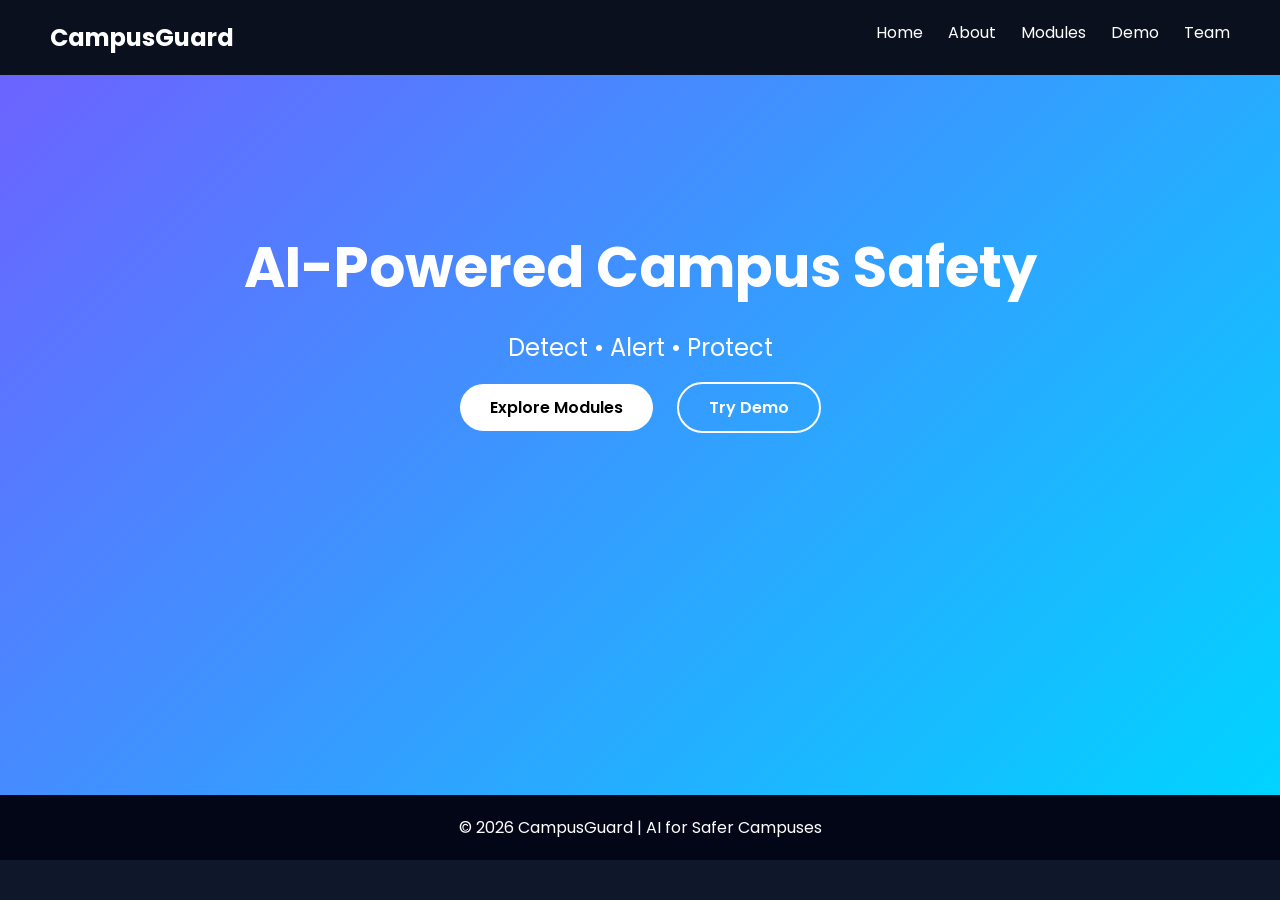
<file: frontend/index.html>
<!DOCTYPE html>
<html lang="en">
<head>
  <meta charset="UTF-8">
  <title>CampusGuard – AI Campus Safety</title>
  <link rel="stylesheet" href="css/style.css">
  <link href="https://fonts.googleapis.com/css2?family=Poppins:wght@400;600&display=swap" rel="stylesheet">
</head>

<body class="home-theme">

  <!-- NAVBAR -->
  <nav class="navbar">
    <h2 class="logo">CampusGuard</h2>
    <ul>
      <li><a href="index.html">Home</a></li>
      <li><a href="about.html">About</a></li>
      <li><a href="modules.html">Modules</a></li>
      <li><a href="demo.html">Demo</a></li>
      <li><a href="team.html">Team</a></li>
    </ul>
  </nav>

  <!-- HERO SECTION -->
  <section class="hero reveal">
    <h1>AI-Powered Campus Safety</h1>
    <p>Detect • Alert • Protect</p>

    <div class="hero-buttons">
      <a href="modules.html" class="btn">Explore Modules</a>
      <a href="demo.html" class="btn outline">Try Demo</a>
    </div>
  </section>

  
  <!-- FOOTER -->
  <footer>
    <p>© 2026 CampusGuard | AI for Safer Campuses</p>
  </footer>

  <script src="js/script.js"></script>
</body>
</html>
</file>
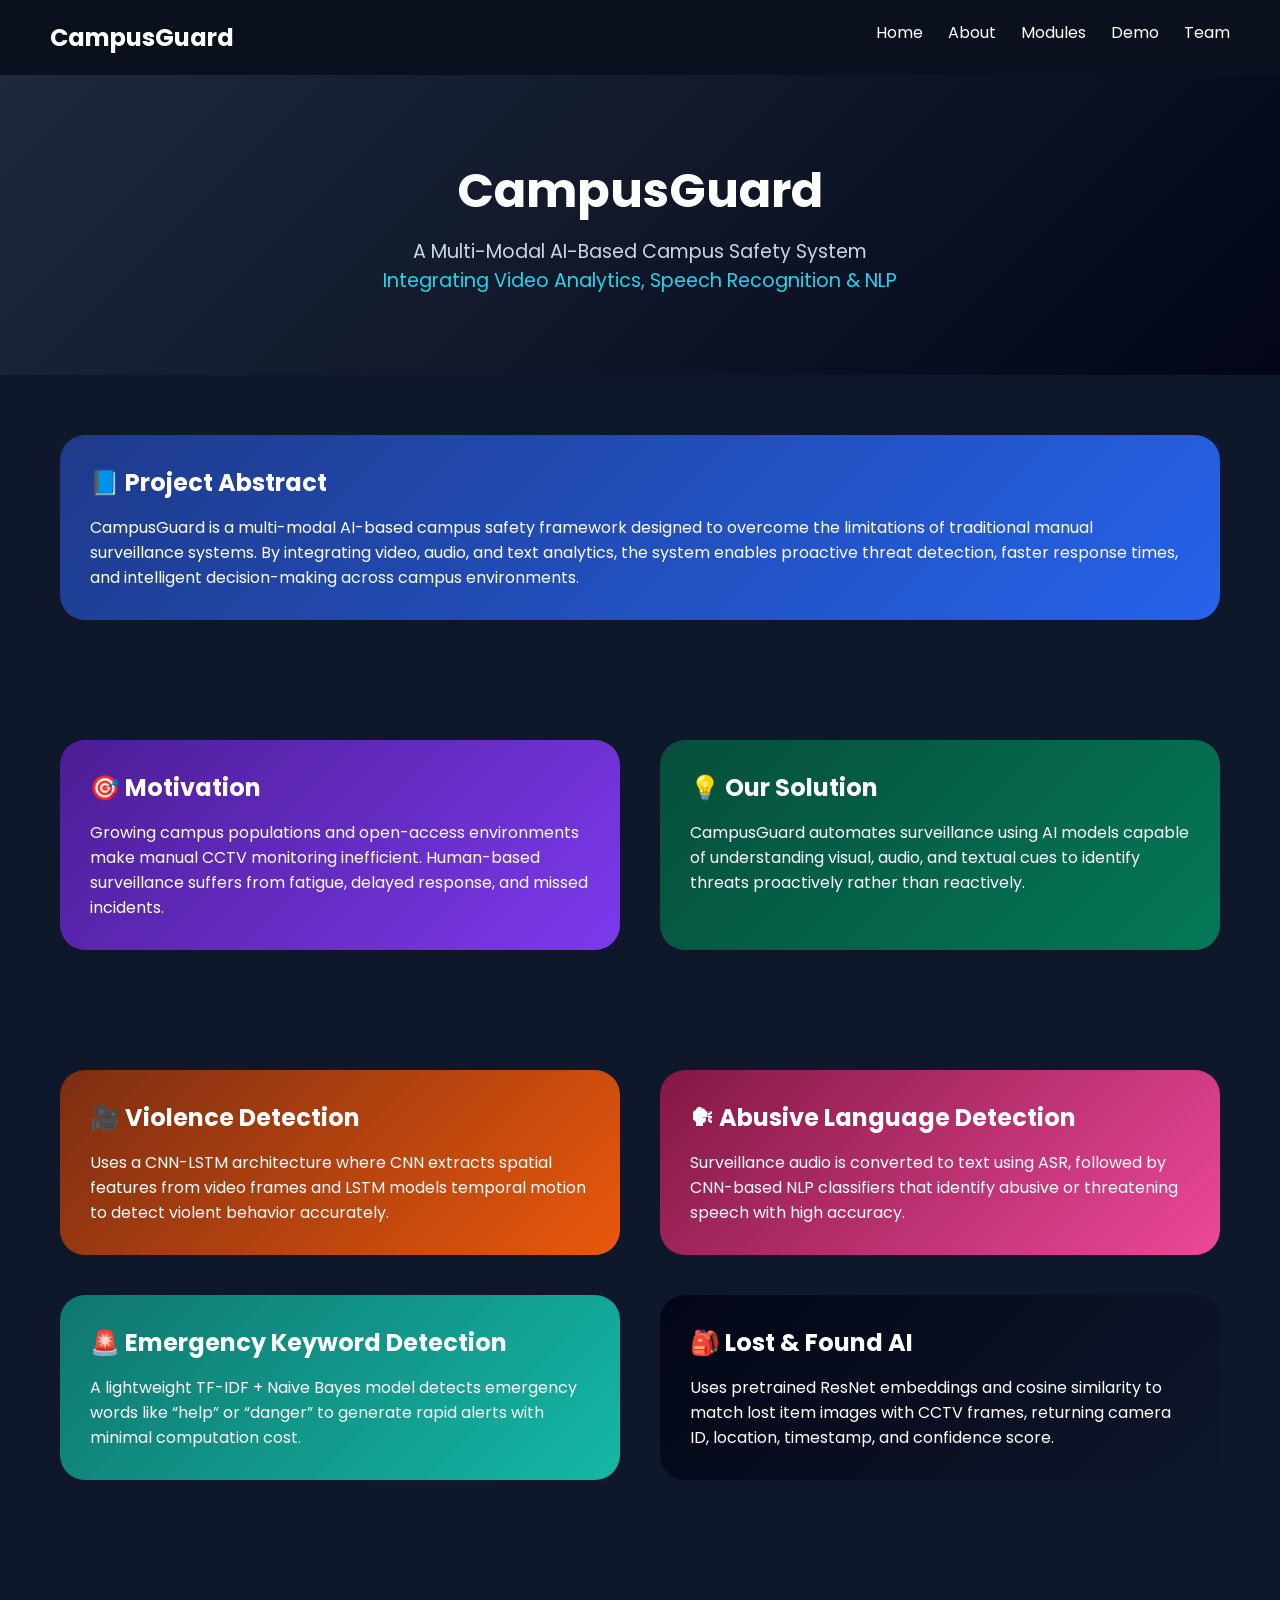
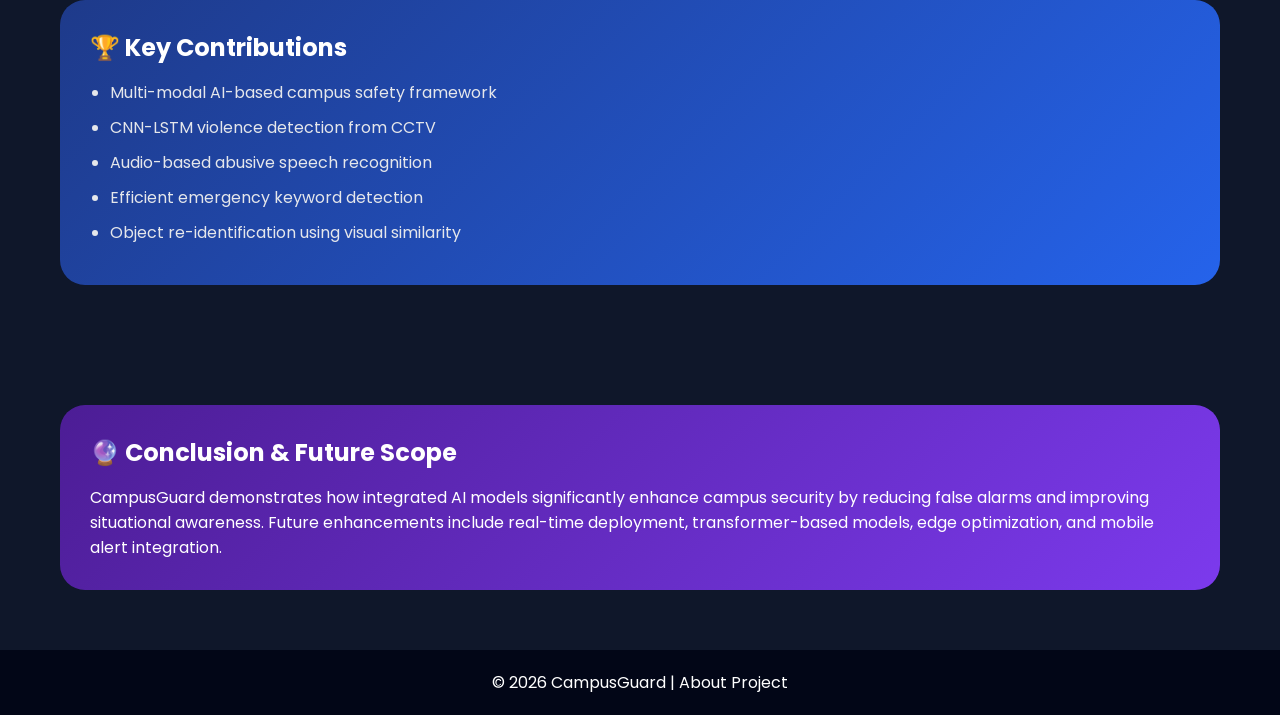
<file: frontend/about.html>
<!DOCTYPE html>
<html lang="en">
<head>
  <meta charset="UTF-8">
  <title>About | CampusGuard</title>

  <link rel="stylesheet" href="css/style.css">
  <link href="https://fonts.googleapis.com/css2?family=Poppins:wght@400;600&display=swap" rel="stylesheet">
</head>

<body class="about-theme">

<!-- NAVBAR -->
<nav class="navbar">
  <h2 class="logo">CampusGuard</h2>
  <ul>
    <li><a href="index.html">Home</a></li>
    <li><a href="about.html" class="active">About</a></li>
    <li><a href="modules.html">Modules</a></li>
    <li><a href="demo.html">Demo</a></li>
    <li><a href="team.html">Team</a></li>
  </ul>
</nav>

<!-- HEADER -->
<section class="page-header reveal">
  <h1>CampusGuard</h1>
  <p>
    A Multi-Modal AI-Based Campus Safety System <br>
    <span style="color:#22D3EE;">
      Integrating Video Analytics, Speech Recognition & NLP
    </span>
  </p>
</section>

<!-- ABSTRACT -->
<section class="about-content reveal">
  <div class="about-box gradient-blue full-width">
    <h2>📘 Project Abstract</h2>
    <p>
      CampusGuard is a multi-modal AI-based campus safety framework designed
      to overcome the limitations of traditional manual surveillance systems.
      By integrating video, audio, and text analytics, the system enables
      proactive threat detection, faster response times, and intelligent
      decision-making across campus environments.
    </p>
  </div>
</section>

<!-- INTRODUCTION -->
<section class="about-content reveal">

  <div class="about-box gradient-purple">
    <h2>🎯 Motivation</h2>
    <p>
      Growing campus populations and open-access environments make
      manual CCTV monitoring inefficient. Human-based surveillance
      suffers from fatigue, delayed response, and missed incidents.
    </p>
  </div>

  <div class="about-box gradient-green">
    <h2>💡 Our Solution</h2>
    <p>
      CampusGuard automates surveillance using AI models capable of
      understanding visual, audio, and textual cues to identify threats
      proactively rather than reactively.
    </p>
  </div>

</section>

<!-- MODULE OVERVIEW -->
<section class="about-content reveal">

  <div class="about-box gradient-orange">
    <h2>🎥 Violence Detection</h2>
    <p>
      Uses a CNN-LSTM architecture where CNN extracts spatial features
      from video frames and LSTM models temporal motion to detect violent
      behavior accurately.
    </p>
  </div>

  <div class="about-box gradient-pink">
    <h2>🗣 Abusive Language Detection</h2>
    <p>
      Surveillance audio is converted to text using ASR, followed by
      CNN-based NLP classifiers that identify abusive or threatening speech
      with high accuracy.
    </p>
  </div>

  <div class="about-box gradient-teal">
    <h2>🚨 Emergency Keyword Detection</h2>
    <p>
      A lightweight TF-IDF + Naive Bayes model detects emergency words
      like “help” or “danger” to generate rapid alerts with minimal
      computation cost.
    </p>
  </div>

  <div class="about-box gradient-dark">
    <h2>🎒 Lost & Found AI</h2>
    <p>
      Uses pretrained ResNet embeddings and cosine similarity to match
      lost item images with CCTV frames, returning camera ID, location,
      timestamp, and confidence score.
    </p>
  </div>

</section>

<!-- CONTRIBUTIONS -->
<section class="about-content reveal">
  <div class="about-box gradient-blue full-width">
    <h2>🏆 Key Contributions</h2>
    <ul>
      <li>Multi-modal AI-based campus safety framework</li>
      <li>CNN-LSTM violence detection from CCTV</li>
      <li>Audio-based abusive speech recognition</li>
      <li>Efficient emergency keyword detection</li>
      <li>Object re-identification using visual similarity</li>
    </ul>
  </div>
</section>

<!-- CONCLUSION -->
<section class="about-content reveal">
  <div class="about-box gradient-purple full-width">
    <h2>🔮 Conclusion & Future Scope</h2>
    <p>
      CampusGuard demonstrates how integrated AI models significantly
      enhance campus security by reducing false alarms and improving
      situational awareness. Future enhancements include real-time
      deployment, transformer-based models, edge optimization, and
      mobile alert integration.
    </p>
  </div>
</section>

<footer>
  <p>© 2026 CampusGuard | About Project</p>
</footer>

<script src="js/script.js"></script>
</body>
</html>
</file>
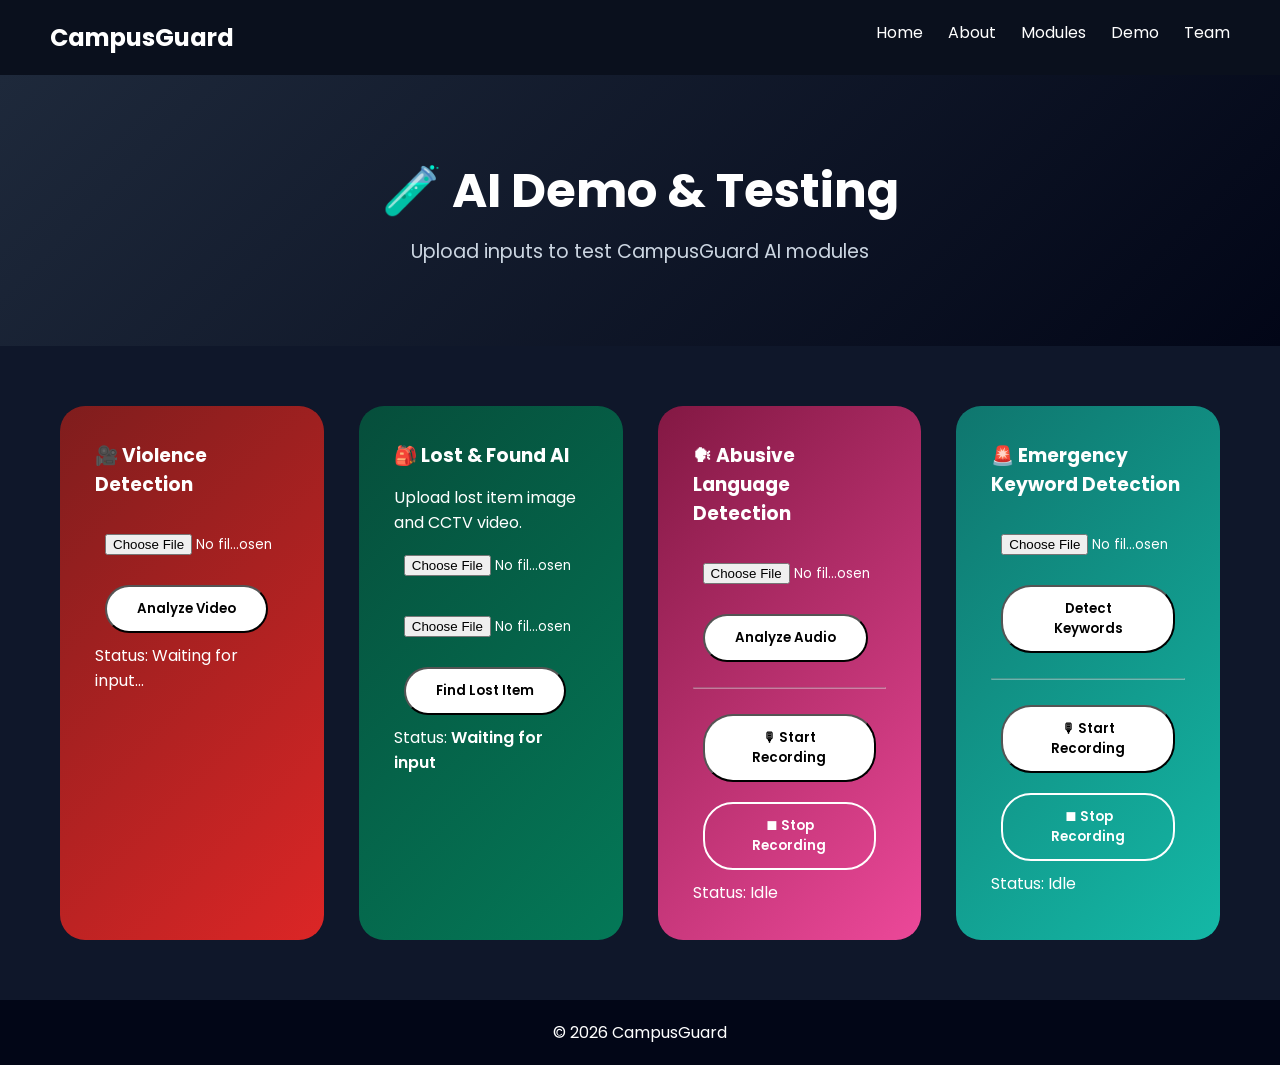
<file: frontend/demo.html>
<!DOCTYPE html>
<html lang="en">
<head>
  <meta charset="UTF-8">
  <title>CampusGuard – Demo</title>

  <link rel="stylesheet" href="css/style.css">
  <link href="https://fonts.googleapis.com/css2?family=Poppins:wght@400;600&display=swap" rel="stylesheet">
</head>

<body class="demo-theme">

<!-- NAVBAR -->
<nav class="navbar">
  <h2 class="logo">CampusGuard</h2>
  <ul>
    <li><a href="index.html">Home</a></li>
    <li><a href="about.html">About</a></li>
    <li><a href="modules.html">Modules</a></li>
    <li><a href="demo.html">Demo</a></li>
    <li><a href="team.html">Team</a></li>
  </ul>
</nav>

<!-- HEADER -->
<section class="page-header reveal">
  <h1>🧪 AI Demo & Testing</h1>
  <p>Upload inputs to test CampusGuard AI modules</p>
</section>

<!-- DEMO GRID -->
<section class="demo-grid reveal">

  <!-- Violence Detection -->
 <!-- Violence Detection -->
<div class="demo-card gradient-red">
  <h3>🎥 Violence Detection</h3>

  <!-- File Upload -->
  <input type="file" id="violenceVideo" accept="video/*">

  <!-- Button -->
  <button class="btn" onclick="detectViolence()">Analyze Video</button>

  <!-- Result Display -->
  <p id="violenceResult" class="result-text">
    Status: Waiting for input...
  </p>
</div>

<!-- Lost & Found -->
<div class="demo-card gradient-green">
  <h3>🎒 Lost & Found AI</h3>
  <p>Upload lost item image and CCTV video.</p>

  <input type="file" id="lostImage" accept="image/*">
  <input type="file" id="lostVideo" accept="video/*">

 <button type="button" class="btn" onclick="findLostItem(event, this)">
  Find Lost Item
</button>

  <p class="result">
    Status: <span>Waiting for input</span>
  </p>
</div>



  <!-- Abusive Language -->
<div class="demo-card gradient-pink">
  <h3>🗣 Abusive Language Detection</h3>

  <!-- File Upload -->
  <input type="file" id="abuseAudio" accept="audio/*">

  <button class="btn" onclick="detectAbuse()">Analyze Audio</button>

  <hr style="margin:15px 0; opacity:0.4">

  <!-- Live Recording -->
  <button class="btn" onclick="startAbuseRecording()">🎙 Start Recording</button>
  <button class="btn outline" onclick="stopAbuseRecording()">⏹ Stop Recording</button>

  <p id="abuseStatus">Status: Idle</p>
  <p id="abuseResult"></p>
</div>

  <!-- Keyword Detection -->
 <!-- Keyword Detection -->
<div class="demo-card gradient-teal">
  <h3>🚨 Emergency Keyword Detection</h3>

  <!-- File Upload -->
  <input type="file" id="emergencyAudio" accept="audio/*">

  <button class="btn" onclick="detectEmergency()">Detect Keywords</button>

  <hr style="margin:15px 0; opacity:0.4">

  <!-- Live Recording -->
  <button class="btn" onclick="startRecording()">🎙 Start Recording</button>
  <button class="btn outline" onclick="stopRecording()">⏹ Stop Recording</button>

  <p id="emergencyStatus">Status: Idle</p>
  <p id="emergencyResult"></p>
</div>

</section>

<footer>
  <p>© 2026 CampusGuard</p>
</footer>

<script src="js/script.js"></script>
</body>
</html>
</file>
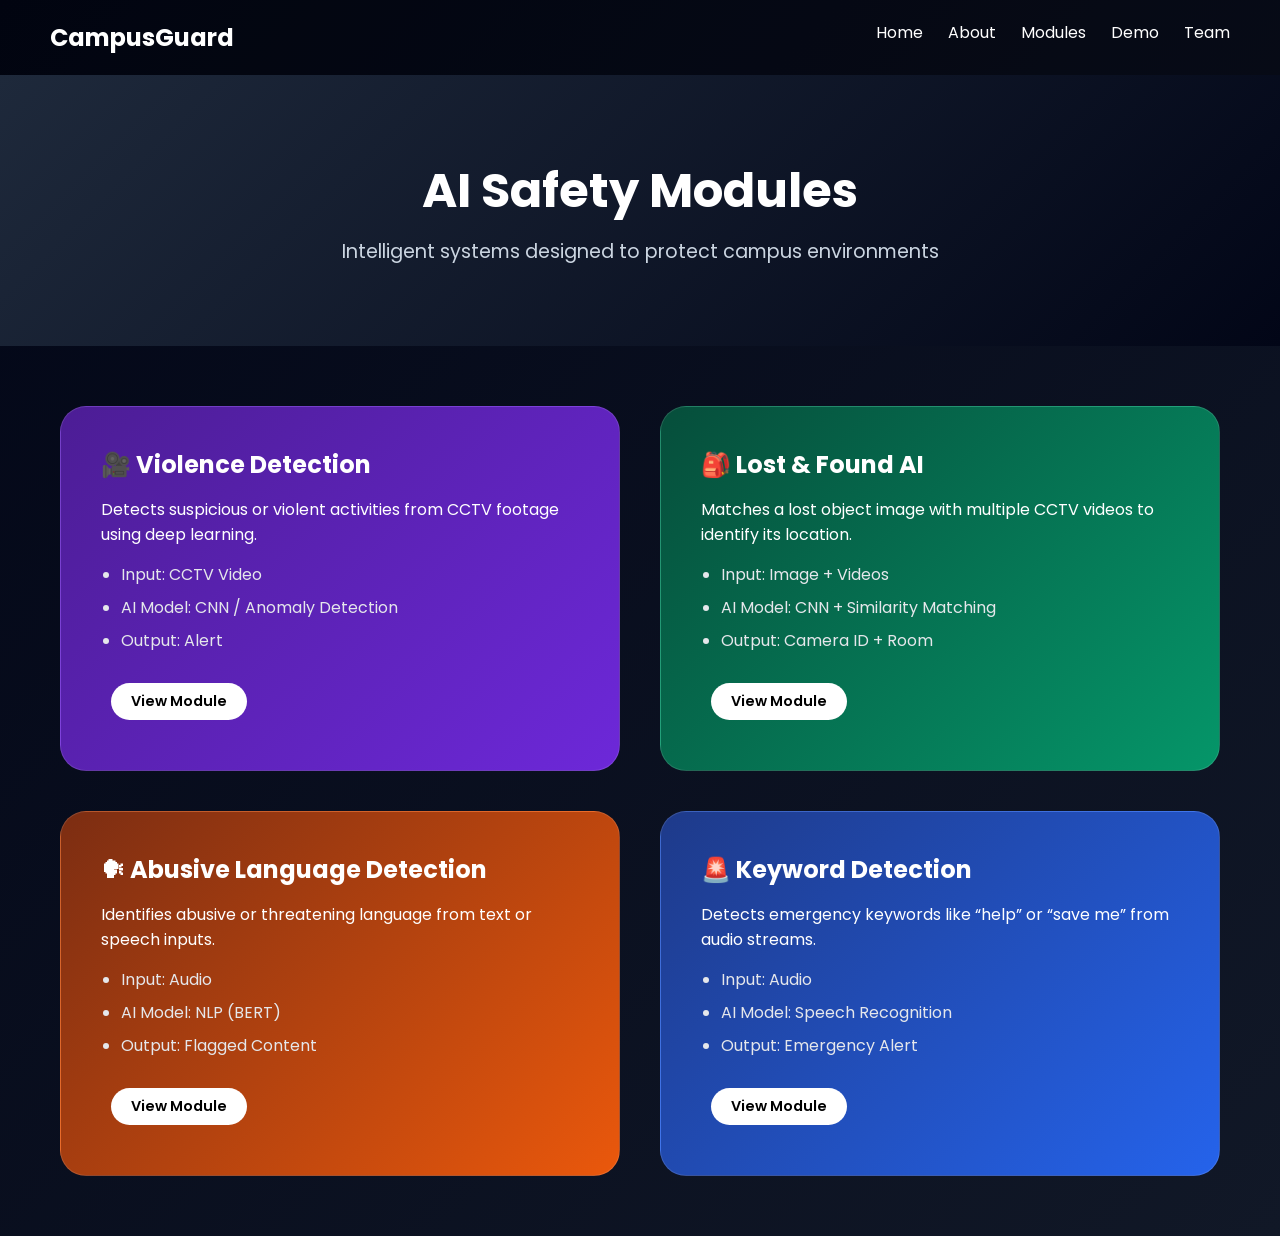
<file: frontend/modules.html>
<!DOCTYPE html>
<html lang="en">
<head>
  <meta charset="UTF-8">
  <title>CampusGuard – Modules</title>
  <link rel="stylesheet" href="css/style.css">
  <link href="https://fonts.googleapis.com/css2?family=Poppins:wght@400;600&display=swap" rel="stylesheet">
</head>
<body class="modules-theme">

  <!-- NAVBAR -->
  <nav class="navbar">
    <h2 class="logo">CampusGuard</h2>
    <ul>
      <li><a href="index.html">Home</a></li>
      <li><a href="about.html">About</a></li>
      <li><a href="modules.html">Modules</a></li>
      <li><a href="demo.html">Demo</a></li>
      <li><a href="team.html">Team</a></li>
    </ul>
  </nav>

  <!-- HEADER -->
  <section class="page-header">
    <h1>AI Safety Modules</h1>
    <p>Intelligent systems designed to protect campus environments</p>
  </section>

  <!-- MODULES GRID -->
  <section class="modules-grid reveal">

    <div class="module-card violence">
      <h3>🎥 Violence Detection</h3>
      <p>Detects suspicious or violent activities from CCTV footage using deep learning.</p>
      <ul>
        <li>Input: CCTV Video</li>
        <li>AI Model: CNN / Anomaly Detection</li>
        <li>Output: Alert </li>
      </ul>
      <a href="modules/violence.html" class="btn small">View Module</a>
    </div>

    <div class="module-card lost">
      <h3>🎒 Lost & Found AI</h3>
      <p>Matches a lost object image with multiple CCTV videos to identify its location.</p>
      <ul>
        <li>Input: Image + Videos</li>
        <li>AI Model: CNN + Similarity Matching</li>
        <li>Output: Camera ID + Room</li>
      </ul>
      <a href="modules/lost_found.html" class="btn small">View Module</a>
    </div>

    <div class="module-card abuse">
      <h3>🗣 Abusive Language Detection</h3>
      <p>Identifies abusive or threatening language from text or speech inputs.</p>
      <ul>
        <li>Input:  Audio</li>
        <li>AI Model: NLP (BERT)</li>
        <li>Output: Flagged Content</li>
      </ul>
      <a href="modules/abusive_language.html" class="btn small">View Module</a>
    </div>

    <div class="module-card keyword">
      <h3>🚨 Keyword Detection</h3>
      <p>Detects emergency keywords like “help” or “save me” from audio streams.</p>
      <ul>
        <li>Input: Audio</li>
        <li>AI Model: Speech Recognition</li>
        <li>Output: Emergency Alert</li>
      </ul>
      <a href="modules/keyword_detection.html" class="btn small">View Module</a>
    </div>

  </section>
<script src="js/script.js"></script>
</body>
</html>
</file>
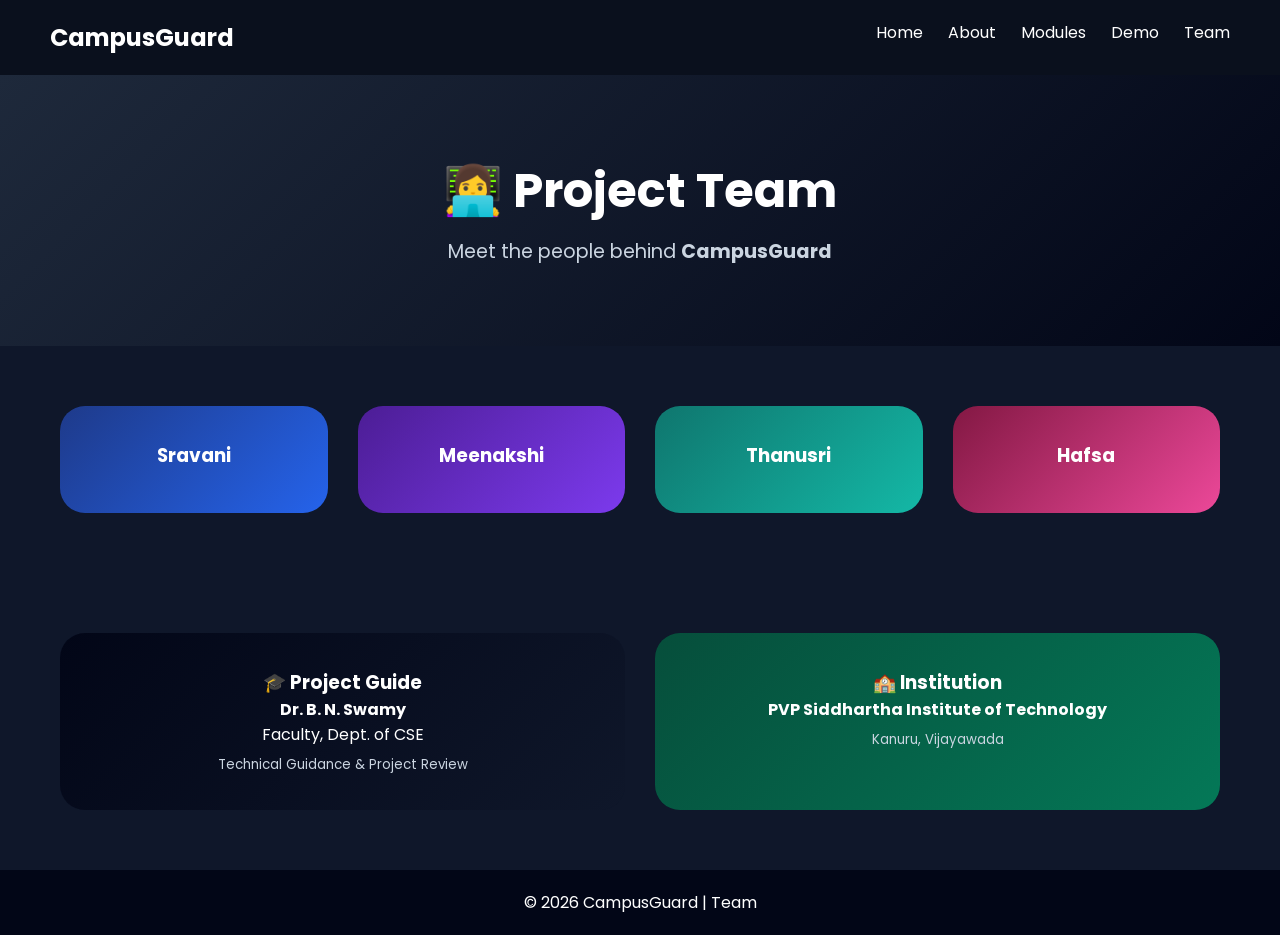
<file: frontend/team.html>
<!DOCTYPE html>
<html lang="en">
<head>
  <meta charset="UTF-8">
  <title>CampusGuard – Team</title>

  <link rel="stylesheet" href="css/style.css">
  <link href="https://fonts.googleapis.com/css2?family=Poppins:wght@400;600&display=swap" rel="stylesheet">
</head>

<body class="team-theme">

<!-- NAVBAR -->
<nav class="navbar">
  <h2 class="logo">CampusGuard</h2>
  <ul>
    <li><a href="index.html">Home</a></li>
    <li><a href="about.html">About</a></li>
    <li><a href="modules.html">Modules</a></li>
    <li><a href="demo.html">Demo</a></li>
    <li><a href="team.html" class="active">Team</a></li>
  </ul>
</nav>

<!-- HEADER -->
<section class="page-header reveal">
  <h1>👩‍💻 Project Team</h1>
  <p>Meet the people behind <b>CampusGuard</b></p>
</section>

<!-- TEAM MEMBERS -->
<section class="team-section reveal">

  <div class="team-card gradient-blue">
    <h3>Sravani</h3>
    
    <small></small>
  </div>

  <div class="team-card gradient-purple">
    <h3>Meenakshi</h3>
    
    <small></small>
  </div>

  <div class="team-card gradient-teal">
    <h3>Thanusri</h3>
    
    <small></small>
  </div>

  <div class="team-card gradient-pink">
    <h3>Hafsa</h3>
    
    <small></small>
  </div>

</section>

<!-- GUIDE & INSTITUTION -->
<section class="team-section reveal">

  <div class="team-card gradient-dark">
    <h3>🎓 Project Guide</h3>
    <h4>Dr. B. N. Swamy</h4>
    <p>Faculty, Dept. of CSE</p>
    <small>Technical Guidance & Project Review</small>
  </div>

  <div class="team-card gradient-green">
    <h3>🏫 Institution</h3>
    <p><b>PVP Siddhartha Institute of Technology</b></p>
    <small>Kanuru, Vijayawada</small>
  </div>

</section>

<footer>
  <p>© 2026 CampusGuard | Team</p>
</footer>

<script src="js/script.js"></script>
</body>
</html>
</file>
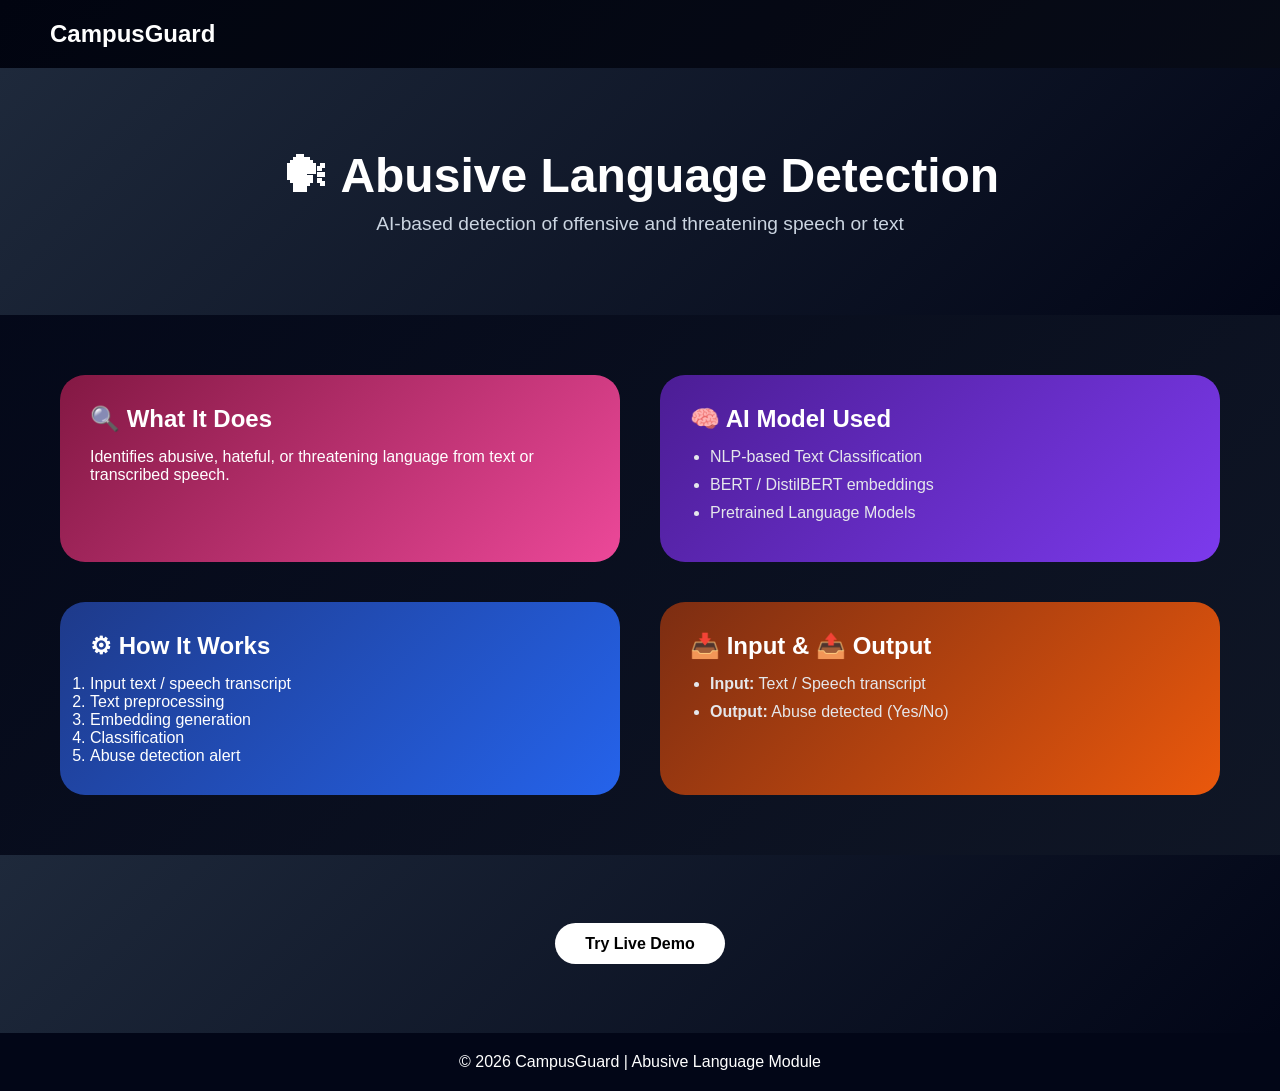
<file: frontend/modules/abusive_language.html>
<!DOCTYPE html>
<html lang="en">
<head>
  <meta charset="UTF-8">
  <title>Abusive Language Detection | CampusGuard</title>
  <link rel="stylesheet" href="../css/style.css">
</head>

<body class="modules-theme">

<nav class="navbar">
  <h2 class="logo">CampusGuard</h2>
</nav>

<section class="page-header reveal">
  <h1>🗣 Abusive Language Detection</h1>
  <p>AI-based detection of offensive and threatening speech or text</p>
</section>

<section class="about-content reveal">

  <div class="about-box gradient-pink">
    <h2>🔍 What It Does</h2>
    <p>
      Identifies abusive, hateful, or threatening language from text or
      transcribed speech.
    </p>
  </div>

  <div class="about-box gradient-purple">
    <h2>🧠 AI Model Used</h2>
    <ul>
      <li>NLP-based Text Classification</li>
      <li>BERT / DistilBERT embeddings</li>
      <li>Pretrained Language Models</li>
    </ul>
  </div>

  <div class="about-box gradient-blue">
    <h2>⚙ How It Works</h2>
    <ol>
      <li>Input text / speech transcript</li>
      <li>Text preprocessing</li>
      <li>Embedding generation</li>
      <li>Classification</li>
      <li>Abuse detection alert</li>
    </ol>
  </div>

  <div class="about-box gradient-orange">
    <h2>📥 Input & 📤 Output</h2>
    <ul>
      <li><b>Input:</b> Text / Speech transcript</li>
      <li><b>Output:</b> Abuse detected (Yes/No)</li>
    </ul>
  </div>

</section>

<!-- ================= ACTION ================= -->
<section class="page-header reveal">
  <a href="../demo.html" class="btn">Try Live Demo</a>
</section>

<footer>
  <p>© 2026 CampusGuard | Abusive Language Module</p>
</footer>

<script src="../js/script.js"></script>
</body>
</html>
</file>
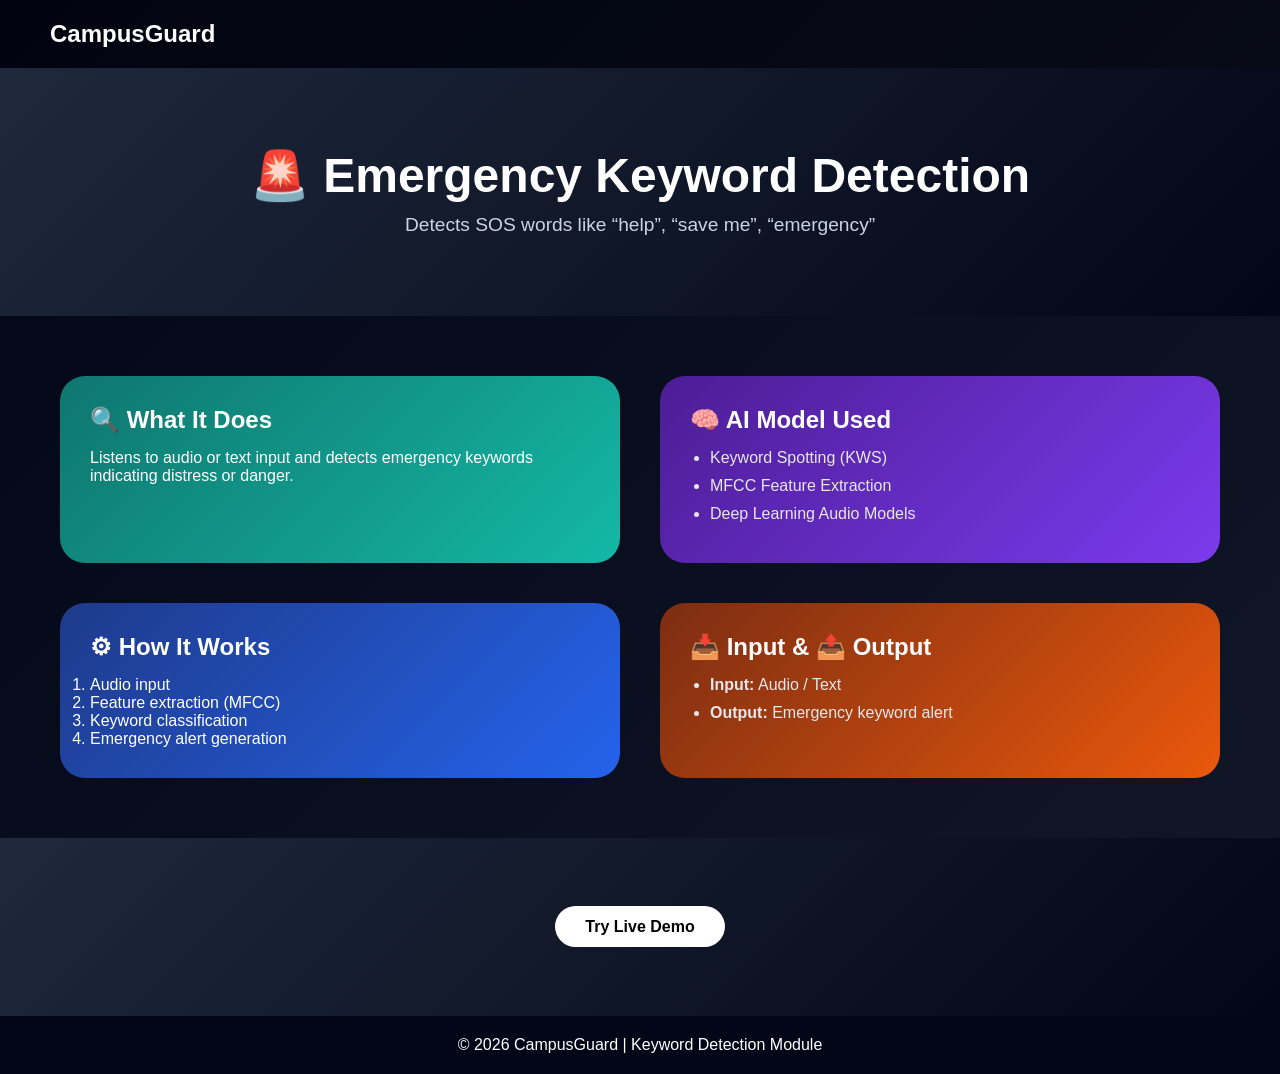
<file: frontend/modules/keyword_detection.html>
<!DOCTYPE html>
<html lang="en">
<head>
  <meta charset="UTF-8">
  <title>Keyword Detection | CampusGuard</title>
  <link rel="stylesheet" href="../css/style.css">
</head>

<body class="modules-theme">

<nav class="navbar">
  <h2 class="logo">CampusGuard</h2>
</nav>

<section class="page-header reveal">
  <h1>🚨 Emergency Keyword Detection</h1>
  <p>Detects SOS words like “help”, “save me”, “emergency”</p>
</section>

<section class="about-content reveal">

  <div class="about-box gradient-teal">
    <h2>🔍 What It Does</h2>
    <p>
      Listens to audio or text input and detects emergency keywords indicating
      distress or danger.
    </p>
  </div>

  <div class="about-box gradient-purple">
    <h2>🧠 AI Model Used</h2>
    <ul>
      <li>Keyword Spotting (KWS)</li>
      <li>MFCC Feature Extraction</li>
      <li>Deep Learning Audio Models</li>
    </ul>
  </div>

  <div class="about-box gradient-blue">
    <h2>⚙ How It Works</h2>
    <ol>
      <li>Audio input</li>
      <li>Feature extraction (MFCC)</li>
      <li>Keyword classification</li>
      <li>Emergency alert generation</li>
    </ol>
  </div>

  <div class="about-box gradient-orange">
    <h2>📥 Input & 📤 Output</h2>
    <ul>
      <li><b>Input:</b> Audio / Text</li>
      <li><b>Output:</b> Emergency keyword alert</li>
    </ul>
  </div>

</section>

<!-- ================= ACTION ================= -->
<section class="page-header reveal">
  <a href="../demo.html" class="btn">Try Live Demo</a>
</section>

<footer>
  <p>© 2026 CampusGuard | Keyword Detection Module</p>
</footer>

<script src="../js/script.js"></script>
</body>
</html>
</file>
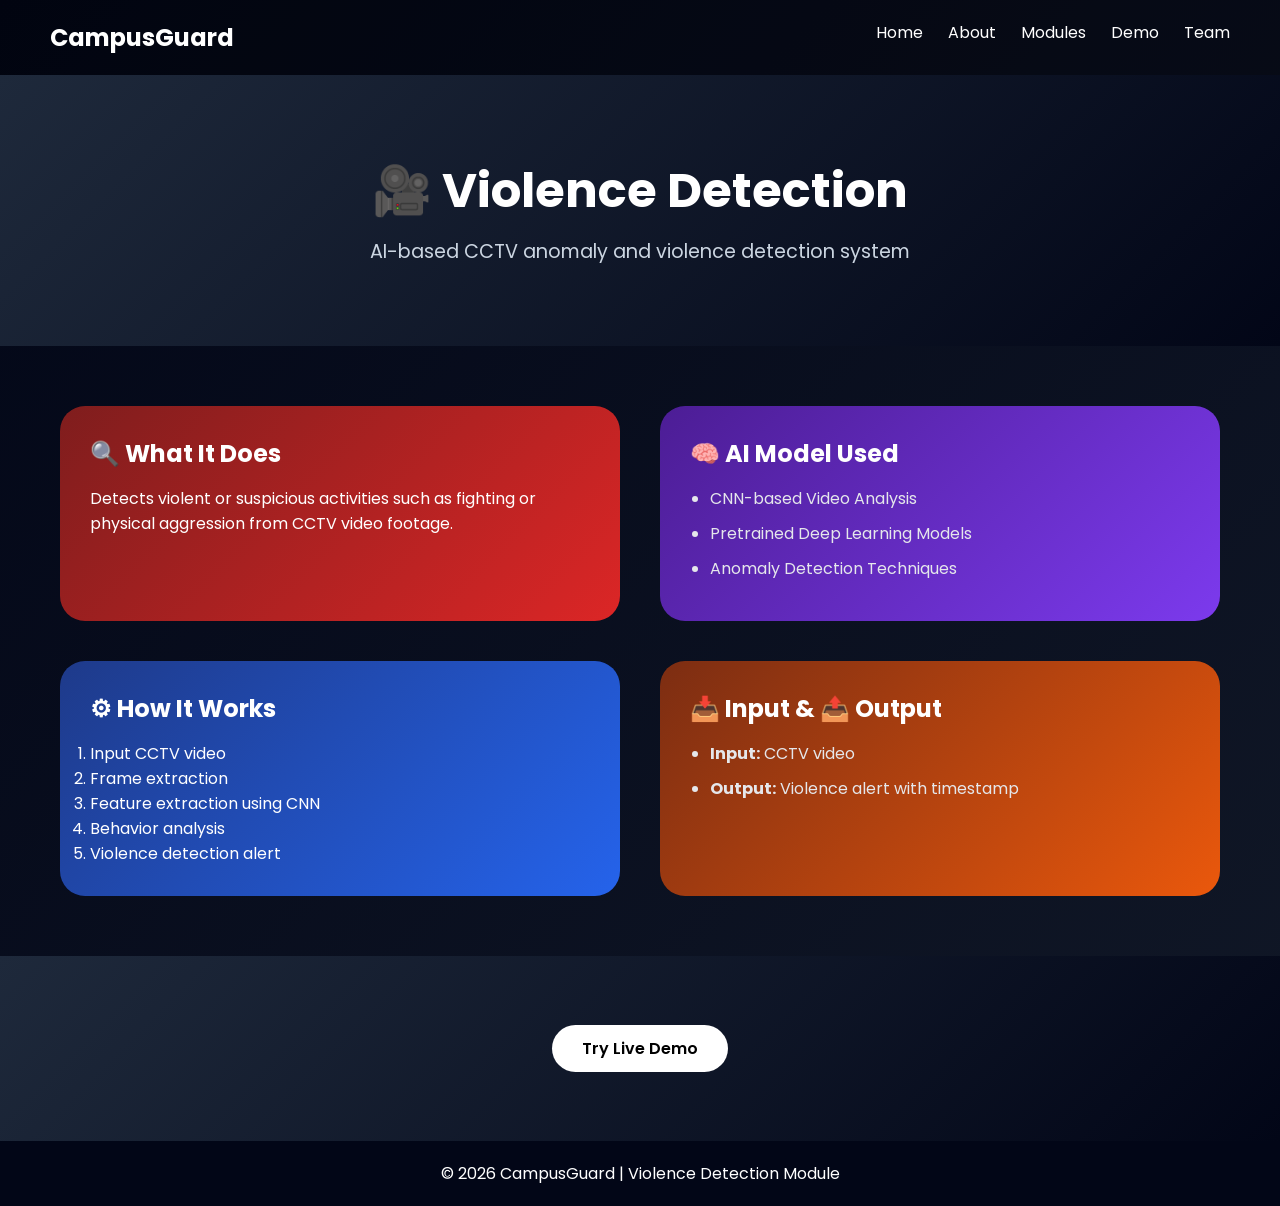
<file: frontend/modules/violence.html>
<!DOCTYPE html>
<html lang="en">
<head>
  <meta charset="UTF-8">
  <title>Violence Detection | CampusGuard</title>
  <link rel="stylesheet" href="../css/style.css">
  <link href="https://fonts.googleapis.com/css2?family=Poppins:wght@400;600&display=swap" rel="stylesheet">
</head>

<body class="modules-theme">

<nav class="navbar">
  <h2 class="logo">CampusGuard</h2>
  <ul>
    <li><a href="../index.html">Home</a></li>
    <li><a href="../about.html">About</a></li>
    <li><a href="../modules.html">Modules</a></li>
    <li><a href="../demo.html">Demo</a></li>
    <li><a href="../team.html">Team</a></li>
  </ul>
</nav>

<section class="page-header reveal">
  <h1>🎥 Violence Detection</h1>
  <p>AI-based CCTV anomaly and violence detection system</p>
</section>

<section class="about-content reveal">

  <div class="about-box gradient-red">
    <h2>🔍 What It Does</h2>
    <p>
      Detects violent or suspicious activities such as fighting or physical
      aggression from CCTV video footage.
    </p>
  </div>

  <div class="about-box gradient-purple">
    <h2>🧠 AI Model Used</h2>
    <ul>
      <li>CNN-based Video Analysis</li>
      <li>Pretrained Deep Learning Models</li>
      <li>Anomaly Detection Techniques</li>
    </ul>
  </div>

  <div class="about-box gradient-blue">
    <h2>⚙ How It Works</h2>
    <ol>
      <li>Input CCTV video</li>
      <li>Frame extraction</li>
      <li>Feature extraction using CNN</li>
      <li>Behavior analysis</li>
      <li>Violence detection alert</li>
    </ol>
  </div>

  <div class="about-box gradient-orange">
    <h2>📥 Input & 📤 Output</h2>
    <ul>
      <li><b>Input:</b> CCTV video</li>
      <li><b>Output:</b> Violence alert with timestamp</li>
    </ul>
  </div>

</section>

<!-- ================= ACTION ================= -->
<section class="page-header reveal">
  <a href="../demo.html" class="btn">Try Live Demo</a>
</section>

<footer>
  <p>© 2026 CampusGuard | Violence Detection Module</p>
</footer>

<script src="../js/script.js"></script>
</body>
</html>
</file>
<file: frontend/css/style.css>
* {
  margin: 0;
  padding: 0;
  box-sizing: border-box;
  font-family: 'Poppins', sans-serif;
}

body {
  background: #0F172A;
  color: white;
}

/* NAVBAR */
.navbar {
  display: flex;
  justify-content: space-between;
  padding: 20px 50px;
  background: rgba(0,0,0,0.3);
}

.navbar ul {
  list-style: none;
  display: flex;
}

.navbar ul li {
  margin-left: 25px;
}

.navbar ul li a {
  color: white;
  text-decoration: none;
}

/* HERO */
.hero {
  height: 80vh;
  text-align: center;
  padding-top: 150px;
  background: linear-gradient(135deg, #6C63FF, #00D4FF);
}

.hero h1 {
  font-size: 3.5rem;
}

.hero p {
  font-size: 1.5rem;
  margin: 20px 0;
}

.hero-buttons {
  margin-top: 30px;
}

.btn {
  padding: 12px 30px;
  background: white;
  color: black;
  border-radius: 30px;
  text-decoration: none;
  margin: 10px;
  font-weight: 600;
}

.outline {
  background: transparent;
  border: 2px solid white;
  color: white;
}


/* ================= HOME PAGE FIX ================= */

/* HOME MODULE GRID */
.home-modules {
  display: grid;
  grid-template-columns: repeat(4, 1fr);
  gap: 30px;
  padding: 60px;
  background: linear-gradient(135deg, #6C63FF, #00D4FF);
}

/* HOME CARDS */
.home-card {
  padding: 35px;
  border-radius: 22px;
  color: white;
  text-align: center;
  min-height: 180px;

  backdrop-filter: blur(12px);
  border: 1px solid rgba(255,255,255,0.18);

  transition: all 0.4s ease;
  cursor: pointer;
  position: relative;
}

/* INDIVIDUAL COLORS */
.home-card.violence {
  background: linear-gradient(135deg, #3B0764, #581C87);
}

.home-card.lost {
  background: linear-gradient(135deg, #042F2E, #065F46);
}

.home-card.abuse {
  background: linear-gradient(135deg, #7C2D12, #9A3412);
}

.home-card.keyword {
  background: linear-gradient(135deg, #1E3A8A, #1D4ED8);
}

/* HOVER ANIMATION */
.home-card:hover {
  transform: translateY(-12px) scale(1.03);
  box-shadow: 0 25px 40px rgba(0,0,0,0.35);
}


/* SHINE EFFECT */
.home-card::after {
  content: "";
  position: absolute;
  inset: 0;
  background: radial-gradient(circle at top left, rgba(255,255,255,0.25), transparent 60%);
  opacity: 0;
  transition: opacity 0.4s;
}

.home-card:hover::after {
  opacity: 1;
}

/* REVEAL ANIMATION (FIXED) */
.reveal {
  opacity: 0;
  transform: translateY(40px);
  transition: all 0.8s ease;
}

.reveal.active {
  opacity: 1;
  transform: translateY(0);
}



.card {
  background: rgba(255,255,255,0.1);
  padding: 40px;
  border-radius: 20px;
  text-align: center;
  backdrop-filter: blur(10px);
  transition: transform 0.3s;
}

.card:hover {
  transform: translateY(-10px);
}

/* FOOTER */
footer {
  text-align: center;
  padding: 20px;
  background: #020617;
}
/* PAGE HEADER */
.page-header {
  text-align: center;
  padding: 80px 20px;
  background: linear-gradient(135deg, #1E293B, #020617);
}

.page-header h1 {
  font-size: 3rem;
}

.page-header p {
  margin-top: 10px;
  font-size: 1.2rem;
  color: #CBD5E1;
}

/* ================= MODULES PAGE BACKGROUND ================= */

.modules-theme {
  background: linear-gradient(135deg, #020617, #111827);
  min-height: 100vh;
}


/* MODULES GRID */
.modules-grid {
  display: grid;
  grid-template-columns: repeat(2, 1fr);
  gap: 40px;
  padding: 60px;
}

/* ================= MODULE CARD BASE ================= */

.module-card {
  padding: 40px;
  border-radius: 26px;
  color: white;
  backdrop-filter: blur(12px);
  border: 1px solid rgba(255,255,255,0.12);
  transition: all 0.4s ease;
  position: relative;
}

/* ================= INDIVIDUAL MODULE COLORS ================= */

/* Violence Detection – Purple */
.module-card.violence {
  background: linear-gradient(135deg, #4C1D95, #6D28D9);
}

/* Lost & Found – Green */
.module-card.lost {
  background: linear-gradient(135deg, #064E3B, #059669);
}

/* Abusive Language – Orange */
.module-card.abuse {
  background: linear-gradient(135deg, #7C2D12, #EA580C);
}

/* Keyword Detection – Blue */
.module-card.keyword {
  background: linear-gradient(135deg, #1E3A8A, #2563EB);
}


.module-card:hover {
  transform: translateY(-12px) scale(1.02);
  box-shadow: 0 30px 60px rgba(0,0,0,0.4);
}

.module-card h3 {
  font-size: 1.5rem;
  margin-bottom: 15px;
}

.module-card ul {
  margin: 15px 0;
  padding-left: 20px;
}

.module-card ul li {
  margin-bottom: 8px;
  color: #E5E7EB;
}

.btn.small {
  display: inline-block;
  margin-top: 15px;
  padding: 8px 20px;
  font-size: 0.9rem;
}
/* DEMO GRID */
.demo-grid {
  display: grid;
  grid-template-columns: repeat(auto-fit, minmax(260px, 1fr));
  gap: 35px;
  padding: 60px;
}

.demo-card {
  padding: 35px;
  border-radius: 25px;
  backdrop-filter: blur(12px);
  color: white;
  transition: all 0.4s ease;
  position: relative;
}

.demo-card:hover {
  transform: translateY(-12px) scale(1.03);
  box-shadow: 0 25px 50px rgba(0,0,0,0.4);
}

.demo-card h3 {
  margin-bottom: 15px;
}

.demo-card input,
.demo-card textarea {
  width: 100%;
  margin: 10px 0;
  padding: 10px;
  border-radius: 10px;
  border: none;
}

.demo-card textarea {
  height: 80px;
}

.result span {
  margin-top: 10px;
  color: #22D3EE;
  font-Weight:600;
}
/* ABOUT PAGE */
.about-content {
  padding: 60px;
  display: grid;
  grid-template-columns: repeat(2, 1fr);
  gap: 40px;
}

.about-box {
  background: rgba(255,255,255,0.08);
  padding: 30px;
  border-radius: 25px;
  backdrop-filter: blur(10px);
}

.about-box h2 {
  margin-bottom: 15px;
}

.about-box ul {
  padding-left: 20px;
}

.about-box ul li {
  margin-bottom: 10px;
  color: #E5E7EB;
}
/* TEAM PAGE */
.team-section {
  padding: 60px;
  display: grid;
  grid-template-columns: repeat(3, 1fr);
  gap: 30px;
}

/* TEAM PAGE */
.team-section {
  padding: 60px;
  display: grid;
  grid-template-columns: repeat(auto-fit, minmax(250px, 1fr));
  gap: 30px;
}

.team-card {
 
  padding: 35px;
  border-radius: 25px;
  text-align: center;
  color:white;
  backdrop-filter: blur(12px);
  transition: transform 0.3s;
}

.team-card:hover {
  transform: translateY(-12px) scale(1.05);
  box-shadow: 0 20px 40px rgba(0,0,0,0.4);
}

.team-card .role {
  font-weight: 600;
  margin-top: 10px;
  color: #E5E7EB;
}

.team-card small {
  display: block;
  margin-top: 8px;
  color: #CBD5E1;
}

.contact-section {
  text-align: center;
  padding: 40px;
  background: #020617;
}


.btn:hover {
  box-shadow: 0 0 20px rgba(34,211,238,0.8);
}
/* ---------- GRADIENT BOX COLORS ---------- */
.gradient-green {
  background: linear-gradient(135deg, #064e3b, #047857);
}

.gradient-purple {
  background: linear-gradient(135deg, #4c1d95, #7c3aed);
}

.gradient-blue {
  background: linear-gradient(135deg, #1e3a8a, #2563eb);
}

.gradient-orange {
  background: linear-gradient(135deg, #7c2d12, #ea580c);
}

.gradient-teal {
  background: linear-gradient(135deg, #0f766e, #14b8a6);
}

.gradient-pink {
  background: linear-gradient(135deg, #831843, #ec4899);
}

.gradient-dark {
  background: linear-gradient(135deg, #020617, #0f172a);
}

/* ---------- WORKFLOW IMAGE ---------- */
.workflow-img {
  width: 100%;
  max-width: 900px;
  margin: 30px auto 0;
  display: block;
  background: white;
  padding: 15px;
  border-radius: 18px;
  box-shadow: 0 15px 35px rgba(0,0,0,0.45);
}

/* ---------- FULL WIDTH ---------- */
.full-width {
  grid-column: span 2;
}

/* ---------- ANIMATION ---------- */
.reveal {
  opacity: 0;
  transform: translateY(40px);
  transition: all 0.8s ease;
}

.reveal.active {
  opacity: 1;
  transform: translateY(0);
}
.gradient-red {
  background: linear-gradient(135deg, #7f1d1d, #dc2626);
}
.result span {
  opacity: 1 !important;
  color: #fff !important;
  display: inline !important;
}
</file>
